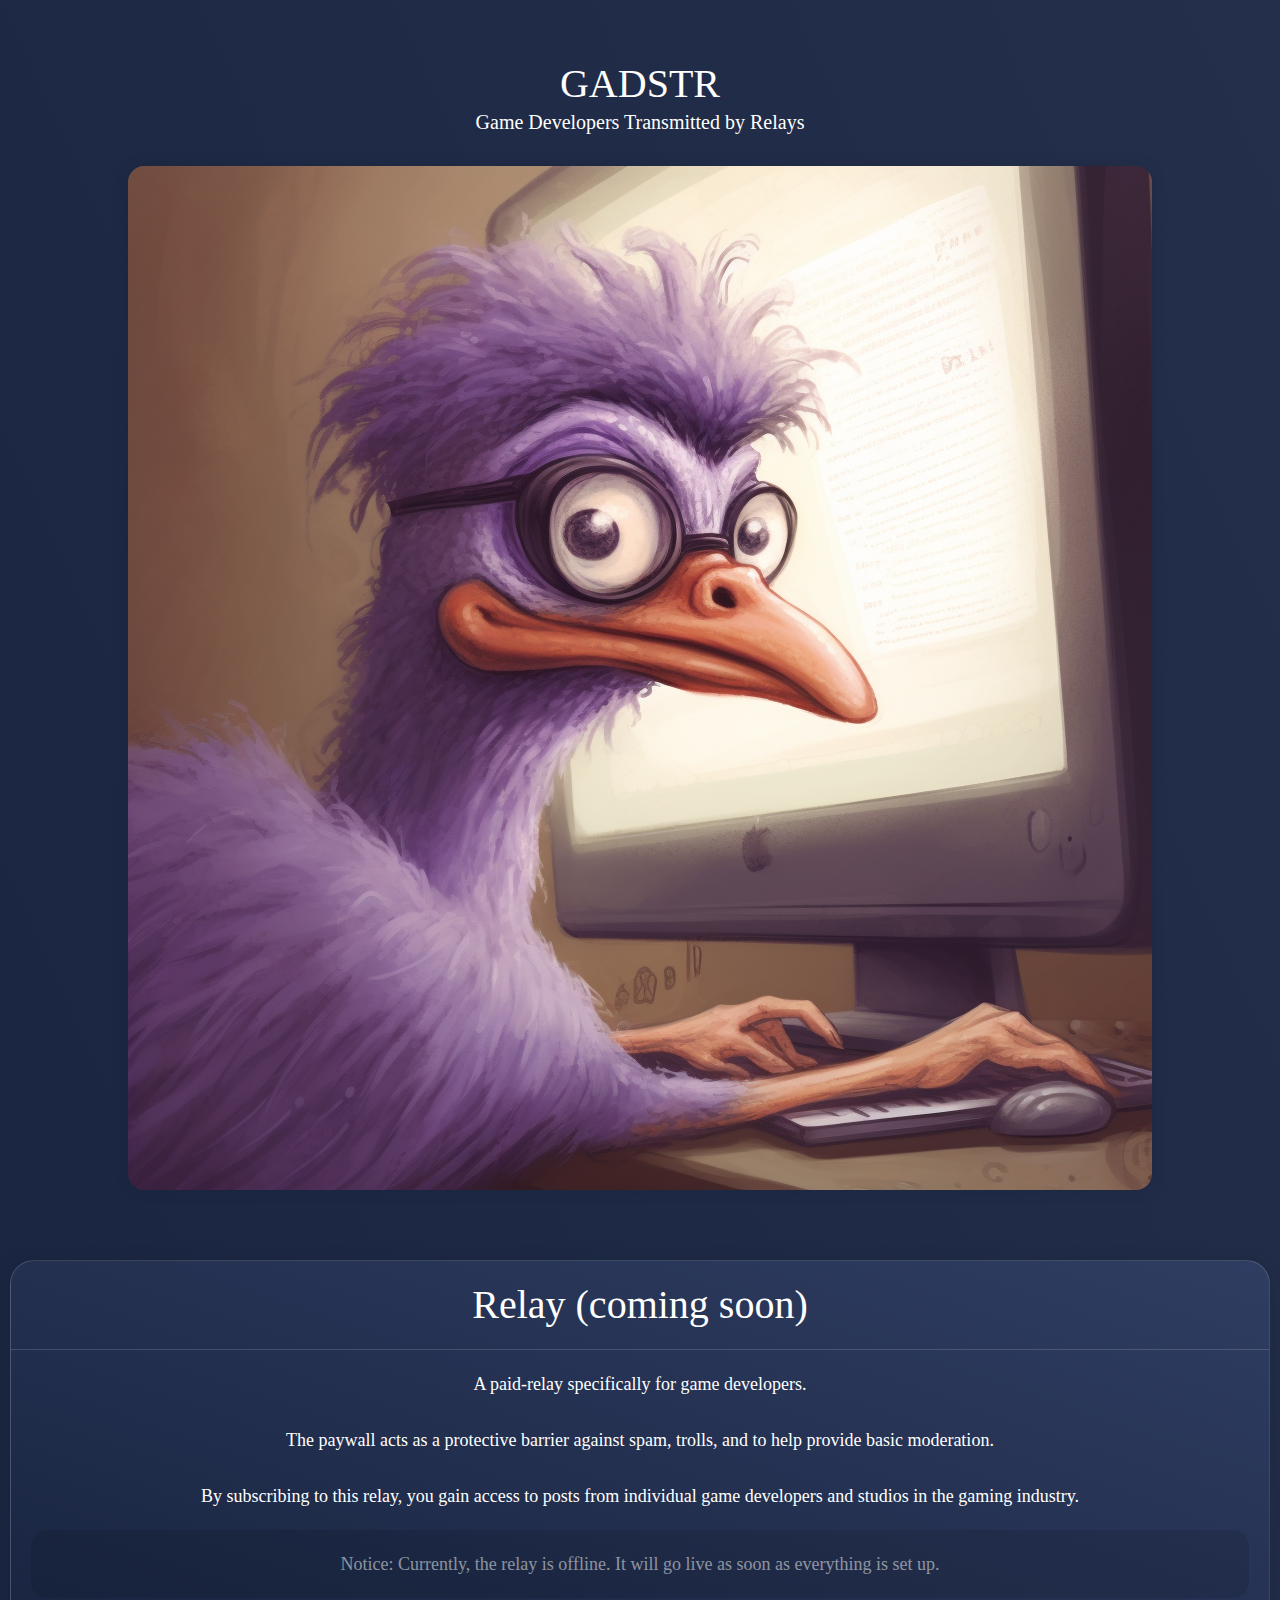
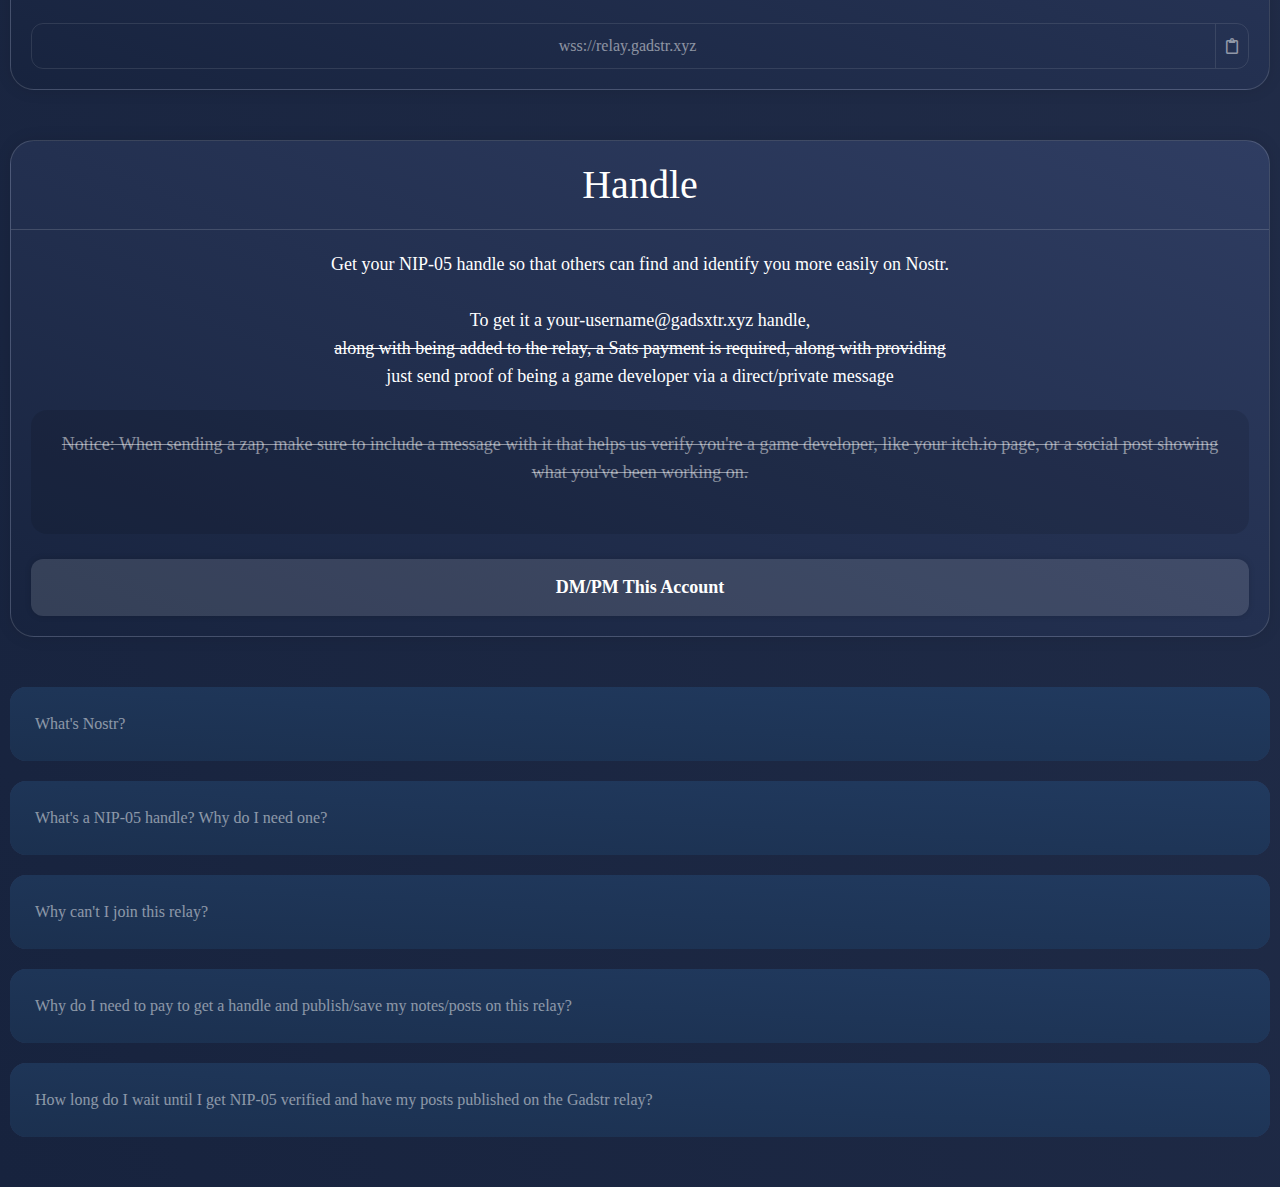
<file: index.html>
<!DOCTYPE html>
<html class="htmlMain" lang="en">

<head>
    <meta charset="utf-8">
    <meta name="viewport" content="width=device-width, initial-scale=1.0, shrink-to-fit=no">
    <title>GADSTR - NOSTR</title>
    <link rel="stylesheet" href="assets/bootstrap/css/bootstrap.min.css">
    <link rel="stylesheet" href="assets/fonts/fontawesome-all.min.css">
    <link rel="stylesheet" href="assets/css/stitchfaq.css">
    <link rel="stylesheet" href="assets/css/styles.css">
</head>

<body class="bodyMain">
    <div class="divNavGrouped"></div>
    <div class="divMainContent">
        <div class="divHero">
            <div class="divCustomContainer">
                <div class="divHeroBoxCover">
                    <div class="divHeroBox divHeroBoxMobileStart">
                        <div class="divHeroBoxTop">
                            <h1 class="divHeroBoxTopHead">Relay (coming soon)</h1>
                        </div>
                        <div class="divHeroBoxMid">
                            <p class="divHeroBoxMidPara">A paid-relay specifically for game developers.<br><br>The paywall acts as a protective barrier against spam, trolls, and to help provide basic moderation.<br><br>By subscribing to this relay, you gain access to posts from individual game developers and studios in the gaming industry.<br><span class="spannote">Notice: Currently, the relay is offline. It will go live as soon as everything is set up.<br></span></p><button class="btn btnRelayCopy" id="relayCopy" type="button" onclick="copyToClipboard(&#39;#relayCopy&#39;)">wss://relay.gadstr.xyz<i class="far fa-clipboard" style="margin: 0 0 0 8px;position: absolute;top: 0;bottom: 0;right: 0;display: flex;flex-direction: column;justify-content: center;align-items: center;padding: 0 10px 0 10px;border-left: solid 1px rgba(255,255,255,0.1);"></i><br></button>
                        </div>
                    </div>
                    <div class="divHeroBox divHeroBoxChar">
                        <div class="divHeroBoxTop divHeroBoxTopMiddle">
                            <h1 class="divHeroBoxTopHead">GADSTR</h1>
                            <p class="divHeroBoxTopHeadPara">Game Developers Transmitted by Relays</p>
                        </div>
                        <div class="divHeroBoxMidChar"><img class="divHeroBoxMidCharImg" src="assets/img/gadstr.png"></div>
                    </div>
                    <div class="divHeroBox divHeroBoxMobileEnd">
                        <div class="divHeroBoxTop">
                            <h1 class="divHeroBoxTopHead">Handle</h1>
                        </div>
                        <div class="divHeroBoxMid">
                            <p class="divHeroBoxMidPara">Get your NIP-05 handle so that others can find and identify you more easily on Nostr.<br><br>To get it a your-username@gadsxtr.xyz handle, <s>along with being added to the relay, a Sats payment is required, along with providing</s> just send proof of being a game developer via a direct/private message<span class="spannote"><s>Notice: When sending a zap, make sure to include a message with it that helps us verify you're a game developer, like your itch.io page, or a social post showing what you've been working on.</s><br></span></p><a class="btn zapBtnHandle" role="button" href="https://snort.social/p/npub1kngnrcsw9vwecz3g43rmermegpfneuuqckr3sgppk69w3kg2u6mq9g9aua" target="_blank">DM/PM This Account<br></a>
                        </div>
                    </div>
                </div>
                <div class="divFAQH">
                    <div class="divFAQHin">
                        <div class="accordion divFAQ" role="tablist" id="accordion-1">
                            <div class="accordion-item dFAQCard">
                                <h2 class="accordion-header dFAQCHHeading" role="tab"><button class="accordion-button collapsed dFAQCHHBtn" type="button" data-bs-toggle="collapse" data-bs-target="#accordion-1 .item-1" aria-expanded="false" aria-controls="accordion-1 .item-1">What's Nostr?</button></h2>
                                <div class="accordion-collapse collapse item-1 dFAQCContent" role="tabpanel" data-bs-parent="#accordion-1">
                                    <div class="accordion-body">
                                        <p class="dFAQCCPara">"Nostr is a simple, open protocol that enables global, decentralized, and censorship-resistant social media." It's for more a lot more than social media, but let's stick with that for now.</p>
                                        <div class="divVideoCover">
                                            <div class="divVideo"><iframe allowfullscreen="" frameborder="0" src="https://www.youtube.com/embed/5W-jtbbh3eA" class="divVideoVideo" width="100%" height="100%"></iframe></div>
                                            <div class="divVideo"><iframe allowfullscreen="" frameborder="0" src="https://www.youtube.com/embed/MaxXvcr181c" class="divVideoVideo" width="100%" height="100%"></iframe></div>
                                            <div class="btnNostrdiv"><a class="btn btnNostr" role="button" target="_blank" href="https://nostr.com/">Learn more about Nostr</a></div>
                                        </div>
                                    </div>
                                </div>
                            </div>
                            <div class="accordion-item dFAQCard">
                                <h2 class="accordion-header dFAQCHHeading" role="tab"><button class="accordion-button collapsed dFAQCHHBtn" type="button" data-bs-toggle="collapse" data-bs-target="#accordion-1 .item-2" aria-expanded="false" aria-controls="accordion-1 .item-2">What's a NIP-05 handle? Why do I need one?</button></h2>
                                <div class="accordion-collapse collapse item-2 dFAQCContent" role="tabpanel" data-bs-parent="#accordion-1">
                                    <div class="accordion-body">
                                        <p class="dFAQCCPara">"It's a human readable identifier for your public key. It makes finding your profile on Nostr easier. It makes identifying your account easier. A NIP-05 ID also provides you with a shiny verified check-mark across many Nostr clients!"<br><br>It's similar to an email address. On other social platforms like Twitter, you have "@username" , while on Nostr with a NIP-05 handle, it would look like "username@domain.com" (it's like an email "username@gmail.com"), and in our case, it would be "username@gadstr.xyz".<br></p>
                                    </div>
                                </div>
                            </div>
                            <div class="accordion-item dFAQCard">
                                <h2 class="accordion-header dFAQCHHeading" role="tab"><button class="accordion-button collapsed dFAQCHHBtn" type="button" data-bs-toggle="collapse" data-bs-target="#accordion-1 .item-3" aria-expanded="false" aria-controls="accordion-1 .item-3">Why can't I join this relay?</button></h2>
                                <div class="accordion-collapse collapse item-3 dFAQCContent" role="tabpanel" data-bs-parent="#accordion-1">
                                    <div class="accordion-body">
                                        <p class="dFAQCCPara">This is a relay for game developers only. Even if you're a gamer, a games journalist, reporter, a youtuber, a streamer, influencer, investor, etc. If you're not a game developer, as in you develop games, then you won't be able to join.</p>
                                    </div>
                                </div>
                            </div>
                        </div>
                    </div>
                    <div class="divFAQHin">
                        <div class="accordion divFAQ" role="tablist" id="accordion-2">
                            <div class="accordion-item dFAQCard">
                                <h2 class="accordion-header dFAQCHHeading" role="tab"><button class="accordion-button collapsed dFAQCHHBtn" type="button" data-bs-toggle="collapse" data-bs-target="#accordion-2 .item-1" aria-expanded="false" aria-controls="accordion-2 .item-1">Why do I need to pay to get a handle and publish/save my notes/posts on this relay?</button></h2>
                                <div class="accordion-collapse collapse item-1 dFAQCContent" role="tabpanel" data-bs-parent="#accordion-2">
                                    <div class="accordion-body">
                                        <p class="dFAQCCPara">A lot of other relays allow you to publish your notes/posts on their relay, and you can even set up your own relay, there isn't a shortage of relays to join, however, there are relays that are paid to help prevent spam posts on individuals' feed and the global feed, and these payments would help with moderation.<br><br>The Gadstr is similar to those paid relays in regards to the reason why it's paid.</p>
                                    </div>
                                </div>
                            </div>
                            <div class="accordion-item dFAQCard">
                                <h2 class="accordion-header dFAQCHHeading" role="tab"><button class="accordion-button collapsed dFAQCHHBtn" type="button" data-bs-toggle="collapse" data-bs-target="#accordion-2 .item-2" aria-expanded="false" aria-controls="accordion-2 .item-2">How long do I wait until I get NIP-05 verified and have my posts published on the Gadstr relay?<br></button></h2>
                                <div class="accordion-collapse collapse item-2 dFAQCContent" role="tabpanel" data-bs-parent="#accordion-2">
                                    <div class="accordion-body">
                                        <p class="dFAQCCPara">Until we get to it! After checking that the payment has been made, we'd have to check you're a game developers by checking out the message you've attached with your payment that indicate you're a game developer.<br><br>It'll usually take 24 to 48 hours, however, if there's a high load of requests, then it may take up to a week or more.</p>
                                    </div>
                                </div>
                            </div>
                        </div>
                    </div>
                </div>
            </div>
        </div>
    </div>
    <div class="divFooter"></div>
    <script src="assets/bootstrap/js/bootstrap.min.js"></script>
    <script src="assets/js/relayCopy.js"></script>
</body>

</html>
</file>
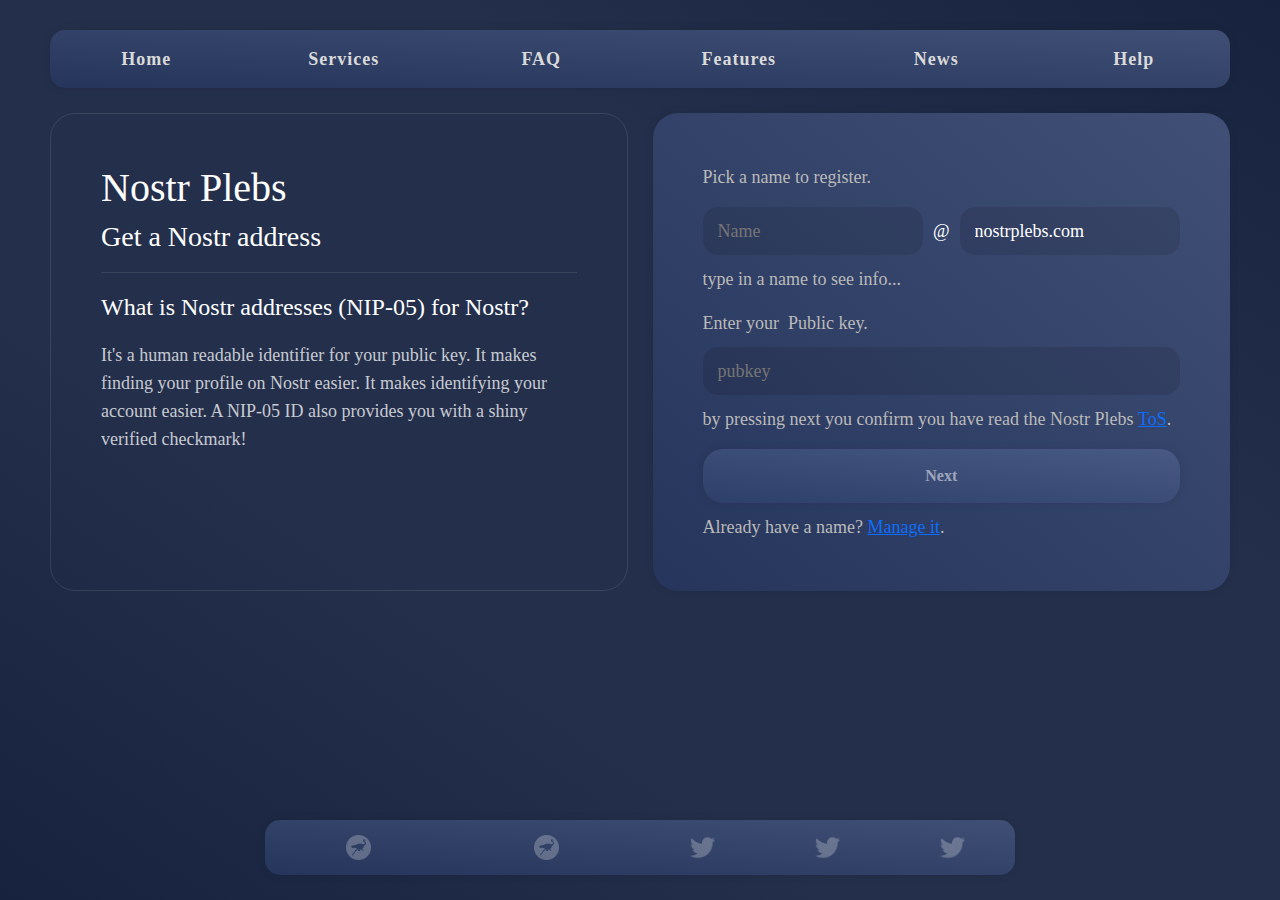
<file: nostrplebs/index.html>
<!DOCTYPE html>
<html class="htmlMain" lang="en">

<head>
    <meta charset="utf-8">
    <meta name="viewport" content="width=device-width, initial-scale=1.0, shrink-to-fit=no">
    <title>nostrplebs.com</title>
    <link rel="stylesheet" href="assets/bootstrap/css/bootstrap.min.css">
    <link rel="stylesheet" href="assets/fonts/font-awesome.min.css">
    <link rel="stylesheet" href="assets/css/styles.css">
<script src="https://code.jquery.com/jquery-3.6.0.min.js"></script>
</head>

<body class="bodyMain">
    <div class="divMain">
        <div class="divCustomContainer">
            <div class="divNavMainWrap">
                <div id="navMobile" class="divNavMainGroup">
                    <div id="navlinksID" class="divNavMain">
                        <div class="dNMLinkWrap"><a class="dNMLink" href="#">Home</a></div>
                        <div class="dNMLinkWrap"><a class="dNMLink" href="#" onclick="dropdownNavMain()">Services</a>
                            <div class="dNMDropDownWrap2">
                                <div class="dNMDropDown"><a class="dNMLink" href="#">Register</a><a class="dNMLink" href="#">Manage</a><a class="dNMLink" href="#">Directory</a></div>
                            </div>
                        </div>
                        <div class="dNMLinkWrap"><a class="dNMLink" href="#">Features</a></div>
                        <div class="dNMLinkWrap"><a class="dNMLink" href="#">News</a></div>
                        <div class="dNMLinkWrap"><a class="dNMLink" href="#">Help</a></div>
                    </div>
                    <div class="divNavMainBurger">
                        <div class="dNMLinkWrap"><a class="dNMLink" href="#" onclick="burgerNavMain()"><i class="fa fa-bars"></i></a></div>
                    </div>
                </div>
                <div id="navDesktop" class="divNavMainGroup">
                    <div class="divNavMain">
                        <div class="dNMLinkWrap"><a class="dNMLink" href="#">Home</a></div>
                        <div class="dNMLinkWrap"><a class="dNMLink" href="#" onclick="dropdownNavMain()">Services</a>
                            <div class="dNMDropDownWrap2">
                                <div class="dNMDropDown"><a class="dNMLink" href="#">Register</a><a class="dNMLink" href="#">Manage</a><a class="dNMLink" href="#">Directory</a></div>
                            </div>
                        </div>
                        <div class="dNMLinkWrap"><a class="dNMLink" href="#">FAQ</a></div>
                        <div class="dNMLinkWrap"><a class="dNMLink" href="#">Features</a></div>
                        <div class="dNMLinkWrap"><a class="dNMLink" href="#">News</a></div>
                        <div class="dNMLinkWrap"><a class="dNMLink" href="#">Help</a></div>
                    </div>
                    <div class="divNavMainBurger">
                        <div class="dNMLinkWrap"><a class="dNMLink" href="#" onclick="burgerNavMain()"><i class="fa fa-bars"></i></a></div>
                    </div>
                </div>
            </div>
            <div class="divBodyMain">
                <div class="divTopContent">
                    <div class="divTopContentCard divTopContentCardAlt">
                        <div class="dTCCIn">
                            <div class="dTCCInTop">
                                <h1 class="dTCCInTopH">Nostr Plebs</h1>
                                <h3 class="dTCCInTopH">Get a Nostr address</h3>
                            </div>
                            <div class="dTCCInBot">
                                <h4 class="dTCCInBotH">What is Nostr addresses (NIP-05) for Nostr?<br></h4>
                                <p class="dTCCInBotPara">It's a human readable identifier for your public key. It makes finding your profile on Nostr easier. It makes identifying your account easier. A NIP-05 ID also provides you with a shiny verified checkmark!</p>
                            </div>
                        </div>
                    </div>
                    <div class="divTopContentCard">
                        <p class="divPickNameParaText">Pick a name to register.</p>
                        <div>
                            <div class="divPickName"><input type="text" class="fieldMain" placeholder="Name">
                                <p class="divPickNameAt">@</p><select class="fieldMain">
                                    <option value="12" selected="">nostrplebs.com</option>
                                    <option value="13">This is item 2</option>
                                    <option value="14">This is item 3</option>
                                </select>
                            </div>
                            <p class="divPickNameParaText">type in a name to see info...<br></p>
                            <p class="divPickNameParaText" style="margin: 0 0 10px 0;">Enter your&nbsp; <span>Public</span>&nbsp;key.</p>
                            <div class="divpubkey"><input type="text" class="fieldMain" placeholder="pubkey"></div>
                            <p class="divPickNameParaText">by pressing next you confirm you have read the Nostr Plebs&nbsp;<a href="#">ToS</a>.</p>
                        </div>
                        <div class="divNameBtn"><button class="btn btnMain" type="button">Next</button></div>
                        <p class="divPickNameParaText" style="margin: unset;">Already have a name?&nbsp;<a href="#">Manage it</a>.</p>
                    </div>
                </div>
            </div>
            <div class="divFootMain">
                <div class="footerLinks"><a class="footerLinksLink" href="#"><img class="footerLinksLinkImg" src="assets/img/nostr.6f25c0283dab3d34de36.png"></a><a class="footerLinksLink" href="#"><img class="footerLinksLinkImg" src="assets/img/nostr.6f25c0283dab3d34de36.png"></a></div>
                <div class="footerLinks"><a class="footerLinksLink" href="#"><img class="footerLinksLinkImg" src="assets/img/kTMKxop6zc.png"></a><a class="footerLinksLink" href="#"><img class="footerLinksLinkImg" src="assets/img/kTMKxop6zc.png"></a><a class="footerLinksLink" href="#"><img class="footerLinksLinkImg" src="assets/img/kTMKxop6zc.png"></a></div>
            </div>
        </div>
    </div>
    <script src="assets/bootstrap/js/bootstrap.min.js"></script>
    <script src="assets/js/navDropdown.js"></script>
</body>

</html>
</file>
<file: assets/css/stitchfaq.css>
.divFAQ {
  width: 100%;
  display: grid;
  grid-template-columns: 1fr;
  grid-gap: 20px;
  /*margin: 50px 0 0 0;*/
}

.card.dFAQCard {
  width: 100%;
  background: #3f444a;
  border-radius: 3px;
  overflow: hidden;
  border: unset;
  box-shadow: 0 0 12px 0 rgb(0,0,0,0.1);
}

.card-header.dFAQCHead {
  width: 100%;
  padding: 0;
  border-radius: 0;
  background-color: unset;
  border-bottom: unset;
}

.dFAQCHHeading {
  margin: 0;
}

.dFAQCHHBtn {
  transition: ease 0.3s;
  width: 100%;
  display: flex;
  flex-direction: row;
  justify-content: flex-start;
  align-items: center;
  padding: 25px;
  line-height: 1.5;
  background: linear-gradient(to top right, #1b304f, #213a5f);
  border-radius: 16px;
  outline: unset;
  border: unset;
  box-shadow: unset!important;
  color: rgba(255,255,255,0.5);
}

.dFAQCHHBtn:hover {
  transition: ease 0.3s;
  text-decoration: unset;
  color: white;
  background: #354570;
}

.dFAQCHHBtn:focus {
  transition: ease 0.3s;
  text-decoration: unset;
  color: white;
  background-color: #354570!important;
}

.dFAQCContent {
  width: 100%;
  background: rgba(0,0,0,0.1);
  border-top: solid 1px rgba(255,255,255,0.1);
  color: white;
  border-radius: 0 0 16px 16px;
}

.card-text.dFAQCCPara {
  color: white;
}

.dFAQCard {
  outline: unset;
  border: unset;
  border-radius: 12px;
  background-color: #2c3a5e;
  border-radius: 16px;
}

.accordion-item:first-of-type {
  border-top-left-radius: 16px;
  border-top-right-radius: 16px;
}

.accordion-item:first-of-type .accordion-button {
  border-top-left-radius: 16px;
  border-top-right-radius: 16px;
}

.dFAQCCPara {
  margin: 25px;
}

.accordion-button:not(.collapsed)::after {
  background-image: unset;
  transform: unset;
}

.accordion-button::after {
  flex-shrink: 0;
  width: var(--bs-accordion-btn-icon-width);
  height: var(--bs-accordion-btn-icon-width);
  margin-left: auto;
  content: "";
  background-image: unset;
  background-repeat: no-repeat;
  background-size: var(--bs-accordion-btn-icon-width);
  transition: var(--bs-accordion-btn-icon-transition);
}
</file>
<file: assets/css/styles.css>
.htmlMain {
  min-height: 100%;
  display: flex;
  flex-direction: column;
  scroll-behavior: smooth;
}

.bodyMain {
  display: flex;
  flex-direction: column;
  justify-content: center;
  align-items: center;
  flex-grow: 1;
  background: linear-gradient(to top right, #17233E, #242f4b);
  min-height: 100vh;
  word-break: break-word;
  font-size: 18px;
  line-height: 28px;
  font-family: roboto;
  word-break: break-word;
  color: #ffffff;
  position: relative;
}

.divNavGrouped {
}

.divMainContent {
  display: flex;
  flex-direction: column;
  flex-grow: 1;
  width: 100%;
  justify-content: start;
  align-items: center;
  overflow: hidden;
  padding: 50px 0 50px 0;
  position: relative;
}

.divFooter {
}

.divHero {
  width: 100%;
  display: flex;
  flex-direction: column;
  padding: 0;
  align-items: center;
}

.divCustomContainer {
  width: 100%;
  max-width: 1600px;
  display: flex;
  flex-direction: column;
  justify-content: center;
  /*align-items: center;*/
  padding: 0 10px 0 10px;
  position: relative;
}

.divHeroBox {
  width: 100%;
  border-radius: 24px;
  /*padding: 10px;*/
  display: flex;
  flex-direction: column;
  /*justify-content: center;*/
  align-items: center;
  border: solid 1px rgba(255,255,255,0.15);
  background: linear-gradient(to top right, #17233E, #2f3d62);
  box-shadow: 0 0 16px 0 rgb(0,0,0,0.1);
  overflow: hidden;
}

@media (max-width: 1400px) {
  .divHeroBox.divHeroBoxMobileStart {
    grid-row-start: 2;
    grid-row-end: 2;
  }
}

.divHeroBoxCover {
  width: 100%;
  display: grid;
  grid-template-columns: 1fr 1fr 1fr;
  grid-gap: 50px;
}

@media (max-width: 1400px) {
  .divHeroBoxCover {
    grid-template-columns: 1fr;
  }
}

.divHeroBox.divHeroBoxChar {
  background: unset;
  border: unset;
  box-shadow: unset;
  padding: 0 20px 0 20px;
}

@media (max-width: 1400px) {
  .divHeroBox.divHeroBoxChar {
    grid-row-start: 1;
    grid-row-end: 1;
  }
}

.divHeroBoxTop {
  width: 100%;
  border-bottom: solid 1px rgba(255,255,255,0.15);
  padding: 20px 0 20px 0;
  text-align: center;
  display: flex;
  flex-direction: column;
  justify-content: center;
  align-items: center;
}

.divHeroBoxTopHead {
  margin: 0;
}

.divHeroBoxMid {
  width: 100%;
  padding: 20px;
  text-align: center;
  display: flex;
  flex-direction: column;
  justify-content: space-between;
  align-items: center;
  flex-grow: 1;
}

@media (max-width: 1400px) {
  .divHeroBox.divHeroBoxMobileEnd {
    grid-row-start: 3;
    grid-row-end: 3;
  }
}

.divHeroBoxTopHeadPara {
  margin: 0;
  font-weight: 500;
  font-size: 20px;
}

.divHeroBoxTop.divHeroBoxTopMiddle {
  border: unset;
  padding: 10px 0 10px 0;
}

.divHeroBoxMidChar {
  width: 100%;
  display: flex;
  flex-direction: column;
  justify-content: center;
  align-items: center;
  flex-grow: 1;
  padding: 20px;
}

.divHeroBoxMidCharImg {
  max-width: 100%;
  border-radius: 16px;
  box-shadow: 0 0 16px 0 rgb(0,0,0,0.1);
}

.zapBtnHandle {
  transition: ease 0.3s;
  width: 100%;
  padding: 15px;
  border-radius: 12px;
  outline: unset;
  border: unset;
  box-shadow: 0 0 6px 0 rgb(0,0,0,0.15);
  background: rgba(255,255,255,0.13);
  color: white;
  font-weight: bold;
  font-size: 18px;
  margin: 25px 0 0 0;
}

.zapBtnHandle:hover {
  transition: ease 0.3s;
  background: rgba(255,255,255,0.25);
}

.divVideo {
  width: 100%;
  padding-top: calc(100% / (16 / 9));
  display: flex;
  flex-direction: column;
  justify-content: flex-start;
  align-items: start;
  position: relative;
  overflow: hidden;
  border-radius: 16px;
  box-shadow: 0 0 12px 0 rgb(0,0,0,0.1);
  justify-self: center;
  /*border: solid 1px rgba(255,255,255,0.15);*/
  /*outline: solid 10px #23335e;*/
}

.divVideoVideo {
  width: 100%;
  position: absolute;
  top: 0;
  right: 0;
  bottom: 0;
  left: 0;
}

.divVideoCover {
  width: 100%;
  display: grid;
  grid-template-columns: 1fr 1fr;
  grid-gap: 20px;
  /*margin: 50px 0 0 0;*/
}

@media (max-width: 1400px) {
  .divVideoCover {
    width: 100%;
    display: grid;
    grid-template-columns: 1fr;
    grid-gap: 50px;
  }
}

.btnNostr {
  transition: ease 0.3s;
  width: 100%;
  /*max-width: 500px;*/
  padding: 15px;
  border-radius: 12px;
  outline: unset;
  border: solid 1px rgba(255,255,255,0.05);
  box-shadow: 0 0 6px 0 rgb(0,0,0,0.0);
  background: rgba(255,255,255,0.0);
  color: white;
  font-weight: bold;
  font-size: 18px;
}

.btnNostr:hover {
  transition: ease 0.3s;
  background: rgba(255,255,255,0.1);
  color: white;
  font-weight: bold;
  font-size: 18px;
  box-shadow: 0 0 6px 0 rgba(0,0,0,0.25);
  border: solid 1px rgba(255,255,255,0.1);
}

.btnNostrdiv {
  grid-column-start: 1;
  grid-column-end: 3;
  display: flex;
  flex-direction: column;
  justify-content: center;
  align-items: center;
}

@media (max-width: 1400px) {
  .btnNostrdiv {
    grid-column-start: 1;
    grid-column-end: unset;
    display: flex;
    flex-direction: column;
    justify-content: center;
    align-items: center;
  }
}

.divHeroBoxMidParaSpanRelay {
  width: 100%;
  max-width: 200px;
  padding: 10px 0 10px 0;
  border: solid 1px rgba(255,255,255,0.16);
  border-radius: 12px;
  margin: 15px 0 0 0;
}

.divHeroBoxMidPara {
  width: 100%;
  margin: unset;
  height: 100%;
  display: flex;
  flex-direction: column;
  justify-content: space-between;
}

.btnRelayCopy {
  transition: ease 0.3s;
  width: 100%;
  /*max-width: 250px;*/
  padding: 10px 25px 10px 0;
  border: solid 1px rgba(255,255,255,0.1);
  border-radius: 12px;
  margin: 25px 0 0 0;
  color: rgba(255,255,255,0.5);
  background: rgba(255,255,255,0);
  position: relative;
}

.btnRelayCopy:hover {
  transition: ease 0.3s;
  border: solid 1px rgba(255,255,255,0.25);
  color: rgb(255,255,255);
  background: rgba(255,255,255,0.1);
}

.accordion-button:not(.collapsed) {
  background-color: #2c3a5e;
  color: white;
  border-radius: 16px 16px 0 0;
}

.accordion-item:last-of-type .accordion-button.collapsed {
  border-bottom-right-radius: 16px;
  border-bottom-left-radius: 16px;
}

.accordion-item:last-of-type {
  border-bottom-right-radius: 16px;
  border-bottom-left-radius: 16px;
}

.divFAQH {
  width: 100%;
  margin: 50px 0 0 0;
  display: grid;
  grid-template-columns: 1fr 1fr;
  grid-gap: 20px;
}

@media (max-width: 1400px) {
  .divFAQH {
    grid-template-columns: 1fr;
  }
}

.divFAQHin {
}

.spannote {
  width: 100%;
  display: flex;
  flex-direction: column;
  justify-content: center;
  align-items: center;
  background: rgba(0,0,0,0.1);
  padding: 20px;
  border-radius: 16px;
  margin: 20px 0 0 0;
  color: rgba(255,255,255,0.5);
  flex-grow: 1;
}
</file>
<file: nostrplebs/assets/css/styles.css>
.htmlMain {
  min-height: 100%;
  display: flex;
  flex-direction: column;
  scroll-behavior: smooth;
}

.bodyMain {
  display: flex;
  flex-direction: column;
  justify-content: center;
  align-items: center;
  flex-grow: 1;
  background: linear-gradient(to top right, #17233E, #242f4b, #242f4b, #17233E);
  min-height: 100vh;
  word-break: break-word;
  font-size: 18px;
  line-height: 28px;
  font-family: roboto;
  word-break: break-word;
  color: #ffffff;
  position: relative;
}

.divCustomContainer {
  width: 100%;
  max-width: 1200px;
  display: flex;
  flex-direction: column;
  justify-content: center;
  align-items: center;
  padding: 0 10px 0 10px;
  position: relative;
  flex-grow: 1;
}

.divMain {
  width: 100%;
  flex-grow: 1;
  display: flex;
  flex-direction: column;
  align-items: center;
  /*backdrop-filter: blur(10px);*/
}

.divNavMain {
  width: 100%;
  margin: 0;
  border-radius: 15px;
  display: flex;
  flex-direction: row;
  grid-gap: 5px;
  background: linear-gradient(to top right, rgba(0,0,0,0.1), rgba(255,255,255,0.1)), rgb(42,59,101);
  box-shadow: 0 0 8px 0 rgb(0,0,0,0.1);
  /*backdrop-filter: blur(5px);*/
}

@media (max-width: 768px) {
  .divNavMain {
    flex-wrap: wrap;
    justify-content: center;
    overflow: hidden;
    display: none;
  }
}

.dNMLink {
  transition: ease 0.3s;
  width: 100%;
  padding: 15px;
  display: flex;
  flex-direction: column;
  justify-content: center;
  align-items: center;
  text-decoration: unset;
  color: #dadada;
  font-weight: bold;
  letter-spacing: 1px;
  position: relative;
  text-align: center;
}

.dNMLink:hover {
  transition: ease 0.3s;
  text-decoration: unset;
  color: white;
  letter-spacing: 2px;
  background: rgba(255,255,255,0.05);
}

.dNMLink:hover .dNMDropDownWrap {
  display: unset;
}

.dNMLinkWrap {
  /*padding: 25px;*/
  width: 100%;
  display: inline-block;
  flex-direction: column;
  justify-content: center;
  align-items: center;
}

.dNMLinkWrap:hover .dNMDropDownWrap2 {
  display: block;
}

.divNavMainWrap {
  width: 100%;
  position: relative;
  margin: 0 0 25px 0;
}

.dNMDropDownWrap {
  padding: 10px 55px 0 55px;
  position: absolute;
}

.dNMDropDown {
  width: 100%;
  border-radius: 15px;
  background: rgba(255,255,255,0.1);
  display: flex;
  flex-direction: column;
  grid-gap: 5px;
  /*border: solid 1px rgba(255,255,255,0.15);*/
  background: linear-gradient(to top right, rgba(0,0,0,0.1), rgba(255,255,255,0.15)), rgb(41,57,96);
  box-shadow: 0 0 8px 0 rgb(0,0,0,0.1);
  overflow: hidden;
}

@media (max-width: 768px) {
  .dNMDropDown {
    border-radius: 0;
    display: flex;
    flex-direction: column;
    grid-gap: 5px;
    background: linear-gradient(to top right, rgba(0,0,0,0.1), rgba(255,255,255,0.15)), rgb(37,51,88);
    box-shadow: unset;
  }
}

.dNMDropDownWrap.dNMDDWShow {
  display: block;
}

.dNMDropDownWrap2 {
  position: absolute;
  width: 100%;
  max-width: 300px;
  padding: 10px 0 0 0;
  z-index: 1;
  display: none;
}

@media (max-width: 768px) {
  .dNMDropDownWrap2 {
    position: relative;
    max-width: unset;
    padding: 10px 0 0 0;
    z-index: unset;
    padding: unset;
  }
}

.divNavMainBurger {
  border-radius: 15px;
  background: linear-gradient(to top right, rgba(0,0,0,0.1), rgba(255,255,255,0.15)), rgb(42,59,101);
  margin: 10px 0 0 0;
  display: none;
}

@media (max-width: 768px) {
  .divNavMainBurger {
    border-radius: 15px;
    background: linear-gradient(to top right, rgba(0,0,0,0.1), rgba(255,255,255,0.15)), rgb(42,59,101);
    margin: 10px 0 0 0;
    display: block;
  }
}

#navMobile {
  display: none;
}

@media (max-width: 768px) {
  #navMobile {
    display: block;
    padding: 10px 0 0 0;
  }
}

#navDesktop {
  display: block;
  padding: 30px 0 0 0;
}

@media (max-width: 768px) {
  #navDesktop {
    display: none;
  }
}

.divBodyMain {
  width: 100%;
  flex-grow: 1;
  /*padding: 25px 0 25px 0;*/
  display: flex;
  flex-direction: column;
  align-items: center;
}

.divFootMain {
  width: 100%;
  max-width: 750px;
  border-radius: 15px;
  display: flex;
  flex-direction: row;
  justify-content: center;
  align-items: center;
  /*grid-gap: 5px;*/
  background: linear-gradient(to top right, rgba(0,0,0,0.1), rgba(255,255,255,0.1)), rgb(42,59,101);
  box-shadow: 0 0 8px 0 rgb(0,0,0,0.1);
  margin: 25px 0 25px 0;
  overflow: hidden;
}

.footerLinks {
  width: 100%;
  max-width: 500px;
  display: flex;
  flex-direction: row;
  flex-wrap: wrap;
  /*grid-gap: 10px;*/
  justify-content: space-around;
}

.footerLinksLink:hover {
  transition: ease 0.3s;
  background: rgba(255,255,255,0.1);
}

.footerLinksLink:hover > .footerLinksLinkImg {
  transition: ease 0.3s;
  opacity: 1;
}

.footerLinksLink {
  transition: ease 0.3s;
  display: flex;
  flex-grow: 1;
  flex-direction: column;
  justify-content: center;
  align-items: center;
  color: white;
  padding: 15px 10px 15px 10px;
  /*border-radius: 10px;*/
  background: rgba(255,255,255,0);
  width: 25%;
  height: 100%;
}

.footerLinksLinkImg {
  transition: ease 0.3s;
  width: 100%;
  max-width: 25px;
  opacity: 0.25;
}

.footerLinksLinkIcon {
  font-size: 20px;
  color: rgba(255,255,255,0.25);
}

.divTopContent {
  width: 100%;
  display: grid;
  grid-template-columns: 1fr 1fr;
  grid-gap: 25px;
}

@media (max-width: 768px) {
  .divTopContent {
    grid-template-columns: 1fr;
  }
}

.divTopContentCard {
  width: 100%;
  display: flex;
  flex-direction: column;
  padding: 50px;
  border-radius: 25px;
  background: linear-gradient(to top right, rgba(0,0,0,0.1), rgba(255,255,255,0.1)), rgb(42,59,101);
  box-shadow: 0 0 8px 0 rgb(0,0,0,0.1);
}

.divTopContentCard.divTopContentCardAlt {
  border: solid 1px rgba(255,255,255,0.1);
  background: unset;
  box-shadow: unset;
}

.fieldMain > option {
  background-color: rgb(0,0,0);
  background: linear-gradient(to top right, rgba(0,0,0,0.1), rgba(255,255,255,0.1)), rgb(42,59,101);
  border: unset;
}

.fieldMain {
  background: unset;
  border: unset;
  outline: unset;
  padding: 10px 15px 10px 15px;
  width: 100%;
  border-radius: 15px;
  background: rgba(0,0,0,0.1);
  background-color: rgba(0,0,0,0.1);
  color: white;
  -webkit-appearance: none;
}

.divPickName {
  width: 100%;
  display: flex;
  flex-direction: row;
  justify-content: center;
  align-items: center;
  margin: 0 0 10px 0;
}

.divPickNameAt {
  display: flex;
  flex-direction: column;
  justify-content: center;
  align-items: center;
  margin: 0 10px 0 10px;
}

.btnMain {
  transition: ease 0.3s;
  width: 100%;
  background: linear-gradient(to top right, rgba(0,0,0,0.1), rgba(255,255,255,0.1)), rgb(51,70,118);
  color: rgba(255,255,255,0.5);
  font-weight: bold;
  padding: 15px 20px 15px 20px;
  border-radius: 20px;
  box-shadow: 0 0 8px 0 rgb(0,0,0,0.1);
  border: unset;
  outline: unset;
}

.btnMain:hover {
  transition: ease 0.3s;
  width: 100%;
  background: linear-gradient(to top right, rgba(0,0,0,0.1), rgba(255,255,255,0.1)), #394f85;
  color: white;
  font-weight: bold;
  padding: 15px 20px 15px 20px;
  border-radius: 20px;
  box-shadow: 0 0 8px 0 rgb(0,0,0,0.1);
  border: unset;
  outline: unset;
}

.dTCCIn {
}

.dTCCInTop {
  border-bottom: solid 1px rgba(255,255,255,0.1);
  margin: 0 0 20px 0;
  padding: 0 0 10px 0;
}

.dTCCInTopH {
}

.dTCCInBot {
}

.dTCCInBotH {
  margin: 0 0 20px 0;
}

.dTCCInBotPara {
  color: rgba(255,255,255,0.75);
}

.divpubkey {
  margin: 0 0 10px 0;
}

.divPickNameParaText {
  color: #bababa;
}

.divNameBtn {
  margin: 0 0 10px 0;
}
</file>
